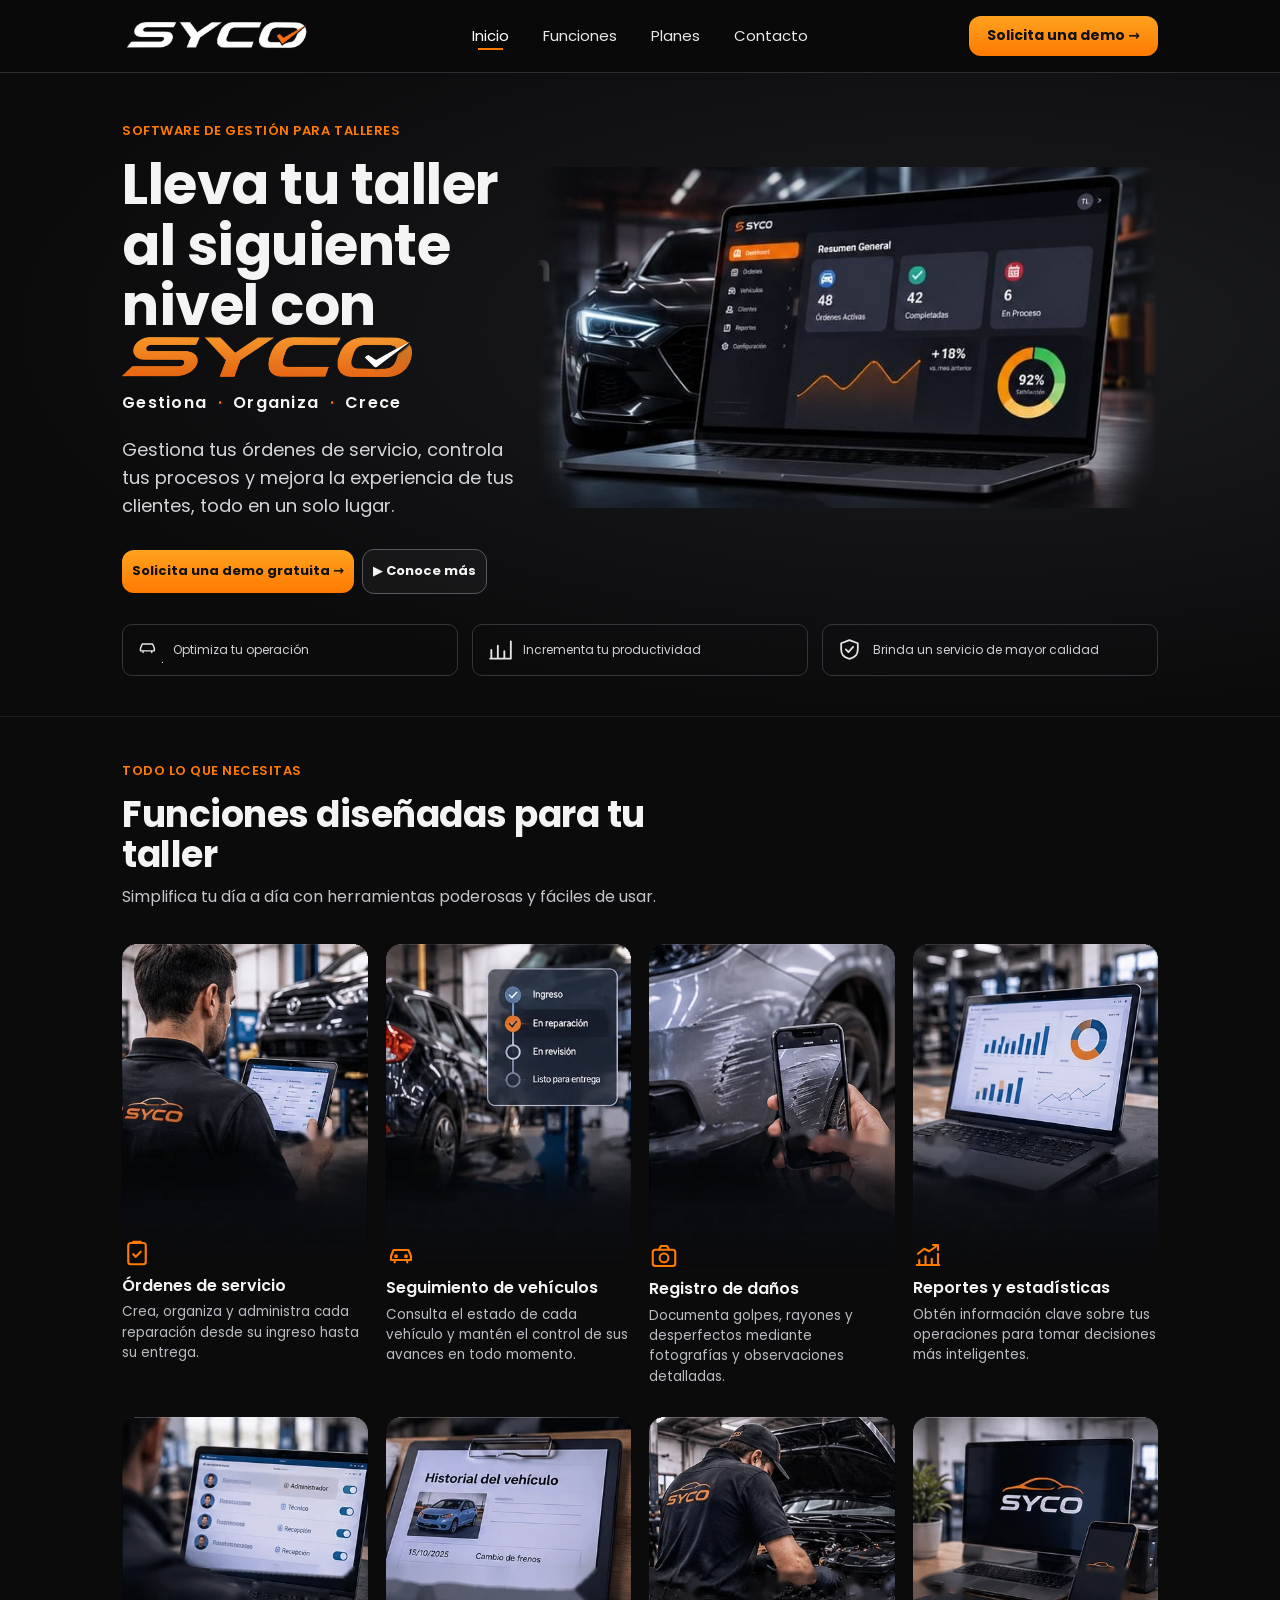
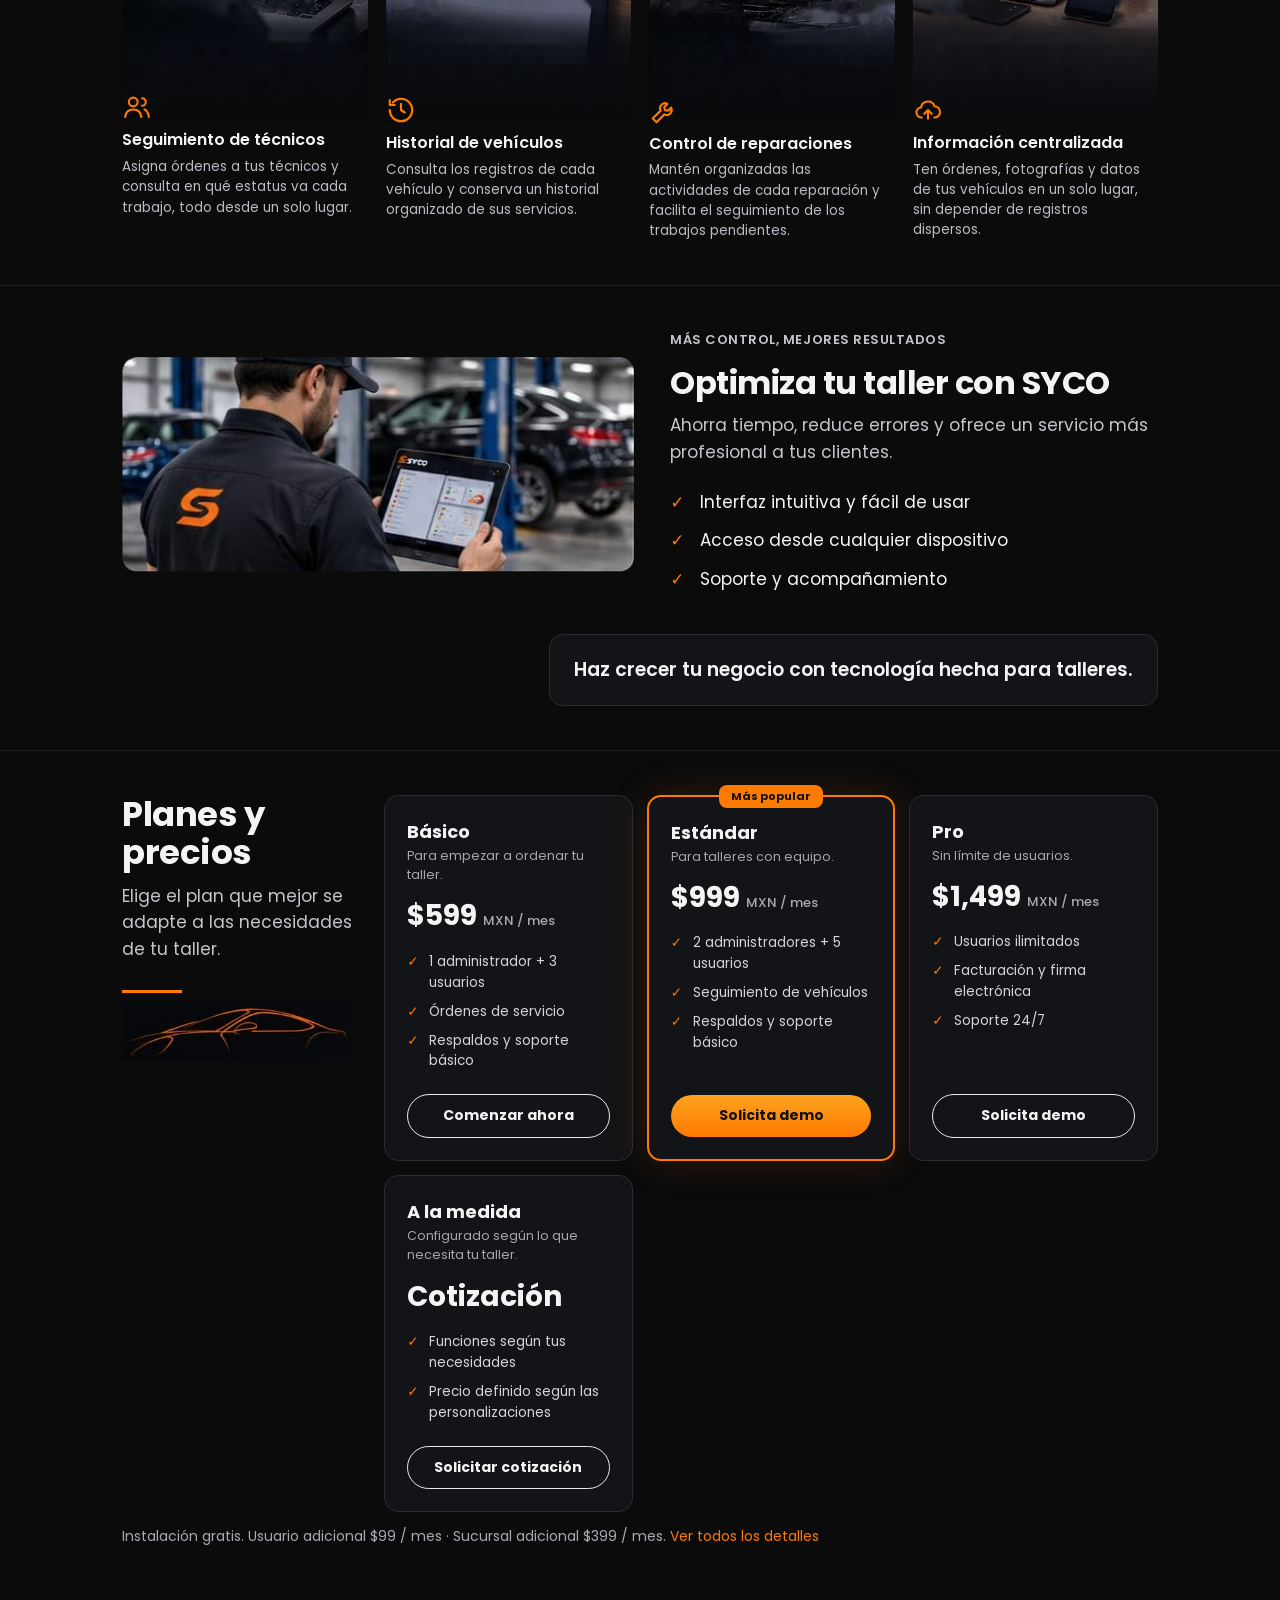
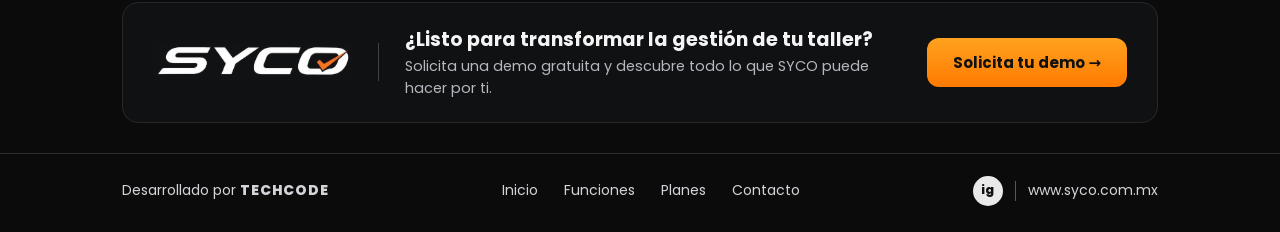
<file: index.html>
<!DOCTYPE html>
<html lang="es"><head><meta charset="utf-8"><meta name="viewport" content="width=device-width, initial-scale=1">
<title>Inicio | SYCO</title><meta name="description" content="SYCO: software de gestión para talleres mecánicos.">
<link rel="icon" type="image/png" href="source/logoS.png" />
<link href="https://fonts.googleapis.com/css2?family=Poppins:wght@400;500;600;700;800&display=swap" rel="stylesheet">
<link rel="stylesheet" href="style.css"><script src="demo.js" defer></script></head><body>
<header><div class="wrap nav"><a href="index.html" class="logo" aria-label="SYCO, inicio"><img src="source/logo-wordmark.jpg" alt="SYCO"></a>
<nav><a href="index.html" class=active>Inicio</a><a href="funciones.html">Funciones</a><a href="planes.html">Planes</a><a href="contacto.html">Contacto</a></nav><a class="btn sm" href="#demoModal" data-demo>Solicita una demo →</a></div></header>
<main><section class="h-hero"><div class="wrap"><div>
<p class="eyebrow">Software de gestión para talleres</p>
<h1>Lleva tu taller al siguiente nivel con <em><img src="source/syco-naranja-palomita-blanca.png" alt="SYCO naranja con palomita blanca"></em></h1>
<p class="slogan">Gestiona <span>·</span> Organiza <span>·</span> Crece</p>
<p class="lead">Gestiona tus órdenes de servicio, controla tus procesos y mejora la experiencia de tus clientes, todo en un solo lugar.</p>
<div class="actions"><a class="btn" href="#demoModal" data-demo>Solicita una demo gratuita →</a><a class="btn ghost" href="funciones.html">▶ Conoce más</a></div>
</div><img class="shot" src="source/hero-laptop.jpg" alt="Panel de SYCO en una laptop frente a un auto" width="715" height="393">
<div class="mini"><div><svg viewBox="0 0 30 30" aria-hidden="true"><path d="M4 16v-3l2-5h12l2 5v3M4 16h16M7 16v2M17 16v2"/><circle cx="40" cy="30" r=".6"/><circle cx="30" cy="30" r=".6"/></svg><span>Optimiza tu operación</span></div><div><svg viewBox="0 0 24 24" aria-hidden="true"><path d="M4 20V12M10 20V8M16 20V13M22 20V4M3 20h19"/></svg><span>Incrementa tu productividad</span></div><div><svg viewBox="0 0 25 25" aria-hidden="true"><path d="M12 3l8 3v6c0 5-3.500 8-8 9-4.500-1-8-4-8-9V6z"/><path d="M8.500 12l2.500 2.500 4.500-5"/></svg><span>Brinda un servicio de mayor calidad</span></div></div>
</div></section>

<section class="band"><div class="wrap"><div class="fn-head"><p class="eyebrow">Todo lo que necesitas</p><h2>Funciones diseñadas para tu taller</h2><p>Simplifica tu día a día con herramientas poderosas y fáciles de usar.</p></div>
<div class="fn-grid4">
<article class="fn"><img src="source/feat-ordenes.jpg" alt="Mecánico revisando órdenes de servicio en una tableta" loading="lazy" width="369" height="492"><svg viewBox="0 0 24 24" aria-hidden="true"><rect x="5" y="4" width="14" height="17" rx="2"/><path d="M9 4V3h6v1M9 13l2 2 4-4"/></svg><h3>Órdenes de servicio</h3><p>Crea, organiza y administra cada reparación desde su ingreso hasta su entrega.</p></article>
<article class="fn"><img src="source/feat-seguimiento.jpg" alt="Estados de un vehículo: ingreso, en reparación, en revisión y listo para entrega" loading="lazy" width="366" height="492"><svg viewBox="0 0 24 24" aria-hidden="true"><path d="M4 16v-3l2-5h12l2 5v3M4 16h16M7 16v2M17 16v2"/><circle cx="8" cy="13" r=".7"/><circle cx="16" cy="13" r=".7"/></svg><h3>Seguimiento de vehículos</h3><p>Consulta el estado de cada vehículo y mantén el control de sus avances en todo momento.</p></article>
<article class="fn"><img src="source/feat-danos.jpg" alt="Foto de un rayón en la carrocería tomada con un celular" loading="lazy" width="365" height="492"><svg viewBox="0 0 24 24" aria-hidden="true"><rect x="3" y="7" width="18" height="13" rx="2"/><circle cx="12" cy="13.500" r="3.500"/><path d="M8 7l1.500-3h5L16 7"/></svg><h3>Registro de daños</h3><p>Documenta golpes, rayones y desperfectos mediante fotografías y observaciones detalladas.</p></article>
<article class="fn"><img src="source/feat-reportes.jpg" alt="Gráficas de desempeño del taller en una laptop" loading="lazy" width="366" height="492"><svg viewBox="0 0 24 24" aria-hidden="true"><path d="M3 20h18M5 20v-4M10 20v-7M15 20v-5M20 20v-9M4 11l5-4 4 2 7-5M16 4h4v4"/></svg><h3>Reportes y estadísticas</h3><p>Obtén información clave sobre tus operaciones para tomar decisiones más inteligentes.</p></article>
<article class="fn"><img src="source/feat-usuarios.jpg" alt="Técnicos con sus órdenes asignadas en una laptop" loading="lazy" width="369" height="465"><svg viewBox="0 0 24 24" aria-hidden="true"><circle cx="9" cy="8" r="3.500"/><path d="M2.500 20c.5-4 3-6 6.500-6s6 2 6.500 6M16 5a3 3 0 010 6M18 14c2 .8 3 2.700 3.500 6"/></svg><h3>Seguimiento de técnicos</h3><p>Asigna órdenes a tus técnicos y consulta en qué estatus va cada trabajo, todo desde un solo lugar.</p></article>
<article class="fn"><img src="source/feat-historial.jpg" alt="Ficha del vehículo en un portapapeles" loading="lazy" width="366" height="465"><svg viewBox="0 0 24 24" aria-hidden="true"><path d="M3 12a9 9 0 109-9 9-9 0 00-6.500 3M3 4v4h4M12 7v5l3 2"/></svg><h3>Historial de vehículos</h3><p>Consulta los registros de cada vehículo y conserva un historial organizado de sus servicios.</p></article>
<article class="fn"><img src="source/feat-reparaciones.jpg" alt="Mecánico trabajando en el motor de un auto" loading="lazy" width="365" height="465"><svg viewBox="0 0 24 24" aria-hidden="true"><path d="M14.700 6.300a4 4 0 00-5.400 5.400L3 18l3 3 6.300-6.300a4 4 0 005.400-5.400l-2.500 2.500-2.500-.5-.5-2.500z"/></svg><h3>Control de reparaciones</h3><p>Mantén organizadas las actividades de cada reparación y facilita el seguimiento de los trabajos pendientes.</p></article>
<article class="fn"><img src="source/feat-centralizada.jpg" alt="SYCO en computadora y celular" loading="lazy" width="366" height="465"><svg viewBox="0 0 24 24" aria-hidden="true"><path d="M7 18a4 4 0 01-.5-8 5.500 5.500 0 0110.700-1A4.500 4.500 0 0117 18M12 12v7M9 15l3-3 3 3"/></svg><h3>Información centralizada</h3><p>Ten órdenes, fotografías y datos de tus vehículos en un solo lugar, sin depender de registros dispersos.</p></article>
</div></div></section>

<section class="band"><div class="wrap opt"><img class="m" src="source/mecanico.jpg" alt="Mecánico usando SYCO en una tableta" width="499" height="209">
<div><p class="eyebrow">Más control, mejores resultados</p><h2>Optimiza tu taller con SYCO</h2><p>Ahorra tiempo, reduce errores y ofrece un servicio más profesional a tus clientes.</p>
<ul class="chk"><li>Interfaz intuitiva y fácil de usar</li><li>Acceso desde cualquier dispositivo</li><li>Soporte y acompañamiento</li></ul></div>
<div class="grow" style="grid-column:1/-1;justify-items:end"><div>Haz crecer tu negocio con tecnología hecha para talleres.</div></div></div></section>

<section class="band"><div class="wrap pr"><div><h2>Planes y precios</h2><p>Elige el plan que mejor se adapte a las necesidades de tu taller.</p><hr><img src="source/auto-linea.jpg" alt="" width="330" height="85"></div>
<div class="cards">
<div class="pc"><h3>Básico</h3><small class="d">Para empezar a ordenar tu taller.</small><div class="pp">$599 <small>MXN / mes</small></div><ul><li>1 administrador + 3 usuarios</li><li>Órdenes de servicio</li><li>Respaldos y soporte básico</li></ul><a class="btn ghost" href="contacto.html">Comenzar ahora</a></div>
<div class="pc hot"><span class="badge">Más popular</span><h3>Estándar</h3><small class="d">Para talleres con equipo.</small><div class="pp">$999 <small>MXN / mes</small></div><ul><li>2 administradores + 5 usuarios</li><li>Seguimiento de vehículos</li><li>Respaldos y soporte básico</li></ul><a class="btn" href="#demoModal" data-demo>Solicita demo</a></div>
<div class="pc"><h3>Pro</h3><small class="d">Sin límite de usuarios.</small><div class="pp">$1,499 <small>MXN / mes</small></div><ul><li>Usuarios ilimitados</li><li>Facturación y firma electrónica</li><li>Soporte 24/7</li></ul><a class="btn ghost" href="#demoModal" data-demo>Solicita demo</a></div>
<div class="pc"><h3>A la medida</h3><small class="d">Configurado según lo que necesita tu taller.</small><div class="pp">Cotización</div><ul><li>Funciones según tus necesidades</li><li>Precio definido según las personalizaciones</li></ul><a class="btn ghost" href="contacto.html">Solicitar cotización</a></div>
</div></div>
<div class="wrap" style="margin-top:14px"><p style="color:#a7aab1;font-size:14px">Instalación gratis. Usuario adicional $99 / mes · Sucursal adicional $399 / mes. <a href="planes.html" style="color:var(--o)">Ver todos los detalles</a></p></div></section>

<section style="padding:10px 0 0"><div class="wrap"><div class="cta2"><img src="source/logo-wordmark.jpg" alt="SYCO"><div><h3>¿Listo para transformar la gestión de tu taller?</h3><p>Solicita una demo gratuita y descubre todo lo que SYCO puede hacer por ti.</p></div><a class="btn" href="#demoModal" data-demo>Solicita tu demo →</a></div></div></section></main>
<div class="modal" id="demoModal" aria-hidden="true">
  <div class="modal__box" role="dialog" aria-modal="true" aria-labelledby="demoTitle" tabindex="-1">
    <button class="modal__close" type="button" aria-label="Cerrar">&times;</button>
    <h2 id="demoTitle">Solicita tu demo de SYCO</h2>
    <p>Déjanos tus datos y te contactamos para mostrarte lo que puede hacer SYCO por tu taller.</p>
    <form id="demoForm" data-demo-form>
      <input type="text" name="nombre" placeholder="Tu nombre" aria-label="Tu nombre" required>
      <input type="text" name="taller" placeholder="Nombre del taller" aria-label="Nombre del taller" required>
      <input type="tel" name="telefono" placeholder="Teléfono / WhatsApp" aria-label="Teléfono / WhatsApp" required>
      <input type="email" name="email" placeholder="Correo electrónico (opcional)" aria-label="Correo electrónico">
      <select name="plan" aria-label="Plan de interés (opcional)">
        <option value="">Plan de interés (opcional)</option>
        <option>Básico</option>
        <option>Estándar</option>
        <option>Pro</option>
        <option>Personalizado</option>
      </select>
      <textarea name="mensaje" rows="3" placeholder="¿Algo que quieras contarnos? (opcional)" aria-label="Mensaje opcional"></textarea>
      <button type="submit" class="btn-demo">Continuar por WhatsApp</button>
    </form>
  </div>
</div>
<footer><div class="wrap fgrid"><span>Desarrollado por <span class="tc">TECHCODE</span></span>
<nav><a href="index.html" class=active>Inicio</a><a href="funciones.html">Funciones</a><a href="planes.html">Planes</a><a href="contacto.html">Contacto</a></nav>
<div class="footer-site"><a href="https://www.instagram.com/syco.mx/" aria-label="Instagram" target="_blank" rel="noopener noreferrer">ig</a><span class="footer-separator" aria-hidden="true"></span><span>www.syco.com.mx</span></div></div></footer></body></html>
</file>
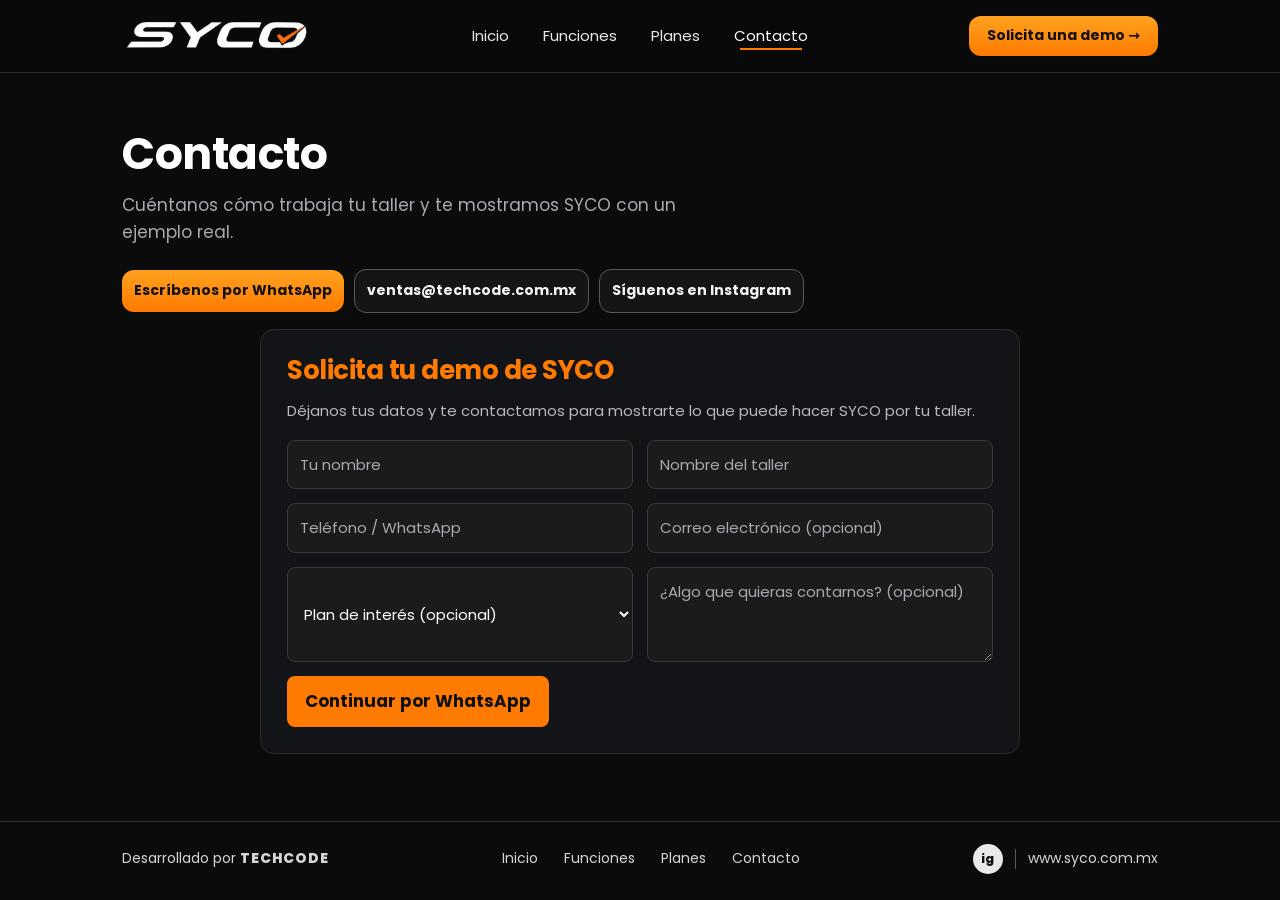
<file: contacto.html>
<!DOCTYPE html>
<html lang="es"><head><meta charset="utf-8"><meta name="viewport" content="width=device-width, initial-scale=1">
<title>Contacto | SYCO</title><meta name="description" content="SYCO: software de gestión para talleres mecánicos.">
<link rel="icon" type="image/png" href="source/logoS.png" />
<link href="https://fonts.googleapis.com/css2?family=Poppins:wght@400;500;600;700;800&display=swap" rel="stylesheet">
<link rel="stylesheet" href="style.css"><script src="demo.js" defer></script></head><body>
<header><div class="wrap nav"><a href="index.html" class="logo" aria-label="SYCO, inicio"><img src="source/logo-wordmark.jpg" alt="SYCO"></a>
<nav><a href="index.html">Inicio</a><a href="funciones.html">Funciones</a><a href="planes.html">Planes</a><a href="contacto.html" class=active>Contacto</a></nav><a class="btn sm" href="#contactDemoForm">Solicita una demo →</a></div></header>
<main><section class="page-head"><div class="wrap"><h1 class="metal">Contacto</h1>
<p>Cuéntanos cómo trabaja tu taller y te mostramos SYCO con un ejemplo real.</p>
<div class="contact-list"><div><a class="btn" href="https://wa.me/524442529506?text=Hola%2C%20quiero%20informaci%C3%B3n%20de%20SYCO">Escríbenos por WhatsApp</a></div>
<!-- CAMBIA el correo -->
<div><a class="btn ghost" href="mailto:ventas@techcode.com.mx">ventas@techcode.com.mx</a></div>
<div><a class="btn ghost" href="https://www.instagram.com/syco.mx/" aria-label="Instagram" target="_blank" rel="noopener noreferrer">Síguenos en Instagram</a></div></div></div></section>
<section class="contact-demo"><div class="wrap"><form class="contact-form" id="contactDemoForm" data-demo-form>
    <h2>Solicita tu demo de SYCO</h2>
    <p>Déjanos tus datos y te contactamos para mostrarte lo que puede hacer SYCO por tu taller.</p>
      <input type="text" name="nombre" placeholder="Tu nombre" aria-label="Tu nombre" required>
      <input type="text" name="taller" placeholder="Nombre del taller" aria-label="Nombre del taller" required>
      <input type="tel" name="telefono" placeholder="Teléfono / WhatsApp" aria-label="Teléfono / WhatsApp" required>
      <input type="email" name="email" placeholder="Correo electrónico (opcional)" aria-label="Correo electrónico">
      <select name="plan" aria-label="Plan de interés (opcional)">
        <option value="">Plan de interés (opcional)</option>
        <option>Básico</option>
        <option>Estándar</option>
        <option>Pro</option>
        <option>Personalizado</option>
      </select>
      <textarea name="mensaje" rows="3" placeholder="¿Algo que quieras contarnos? (opcional)" aria-label="Mensaje opcional"></textarea>
      <button type="submit" class="btn-demo">Continuar por WhatsApp</button>
  </form></div></section></main>
<footer><div class="wrap fgrid"><span>Desarrollado por <span class="tc">TECHCODE</span></span>
<nav><a href="index.html">Inicio</a><a href="funciones.html">Funciones</a><a href="planes.html">Planes</a><a href="contacto.html" class=active>Contacto</a></nav>
<div class="footer-site"><a href="https://www.instagram.com/syco.mx/" aria-label="Instagram" target="_blank" rel="noopener noreferrer">ig</a><span class="footer-separator" aria-hidden="true"></span><span>www.syco.com.mx</span></div></div></footer></body></html>
</file>
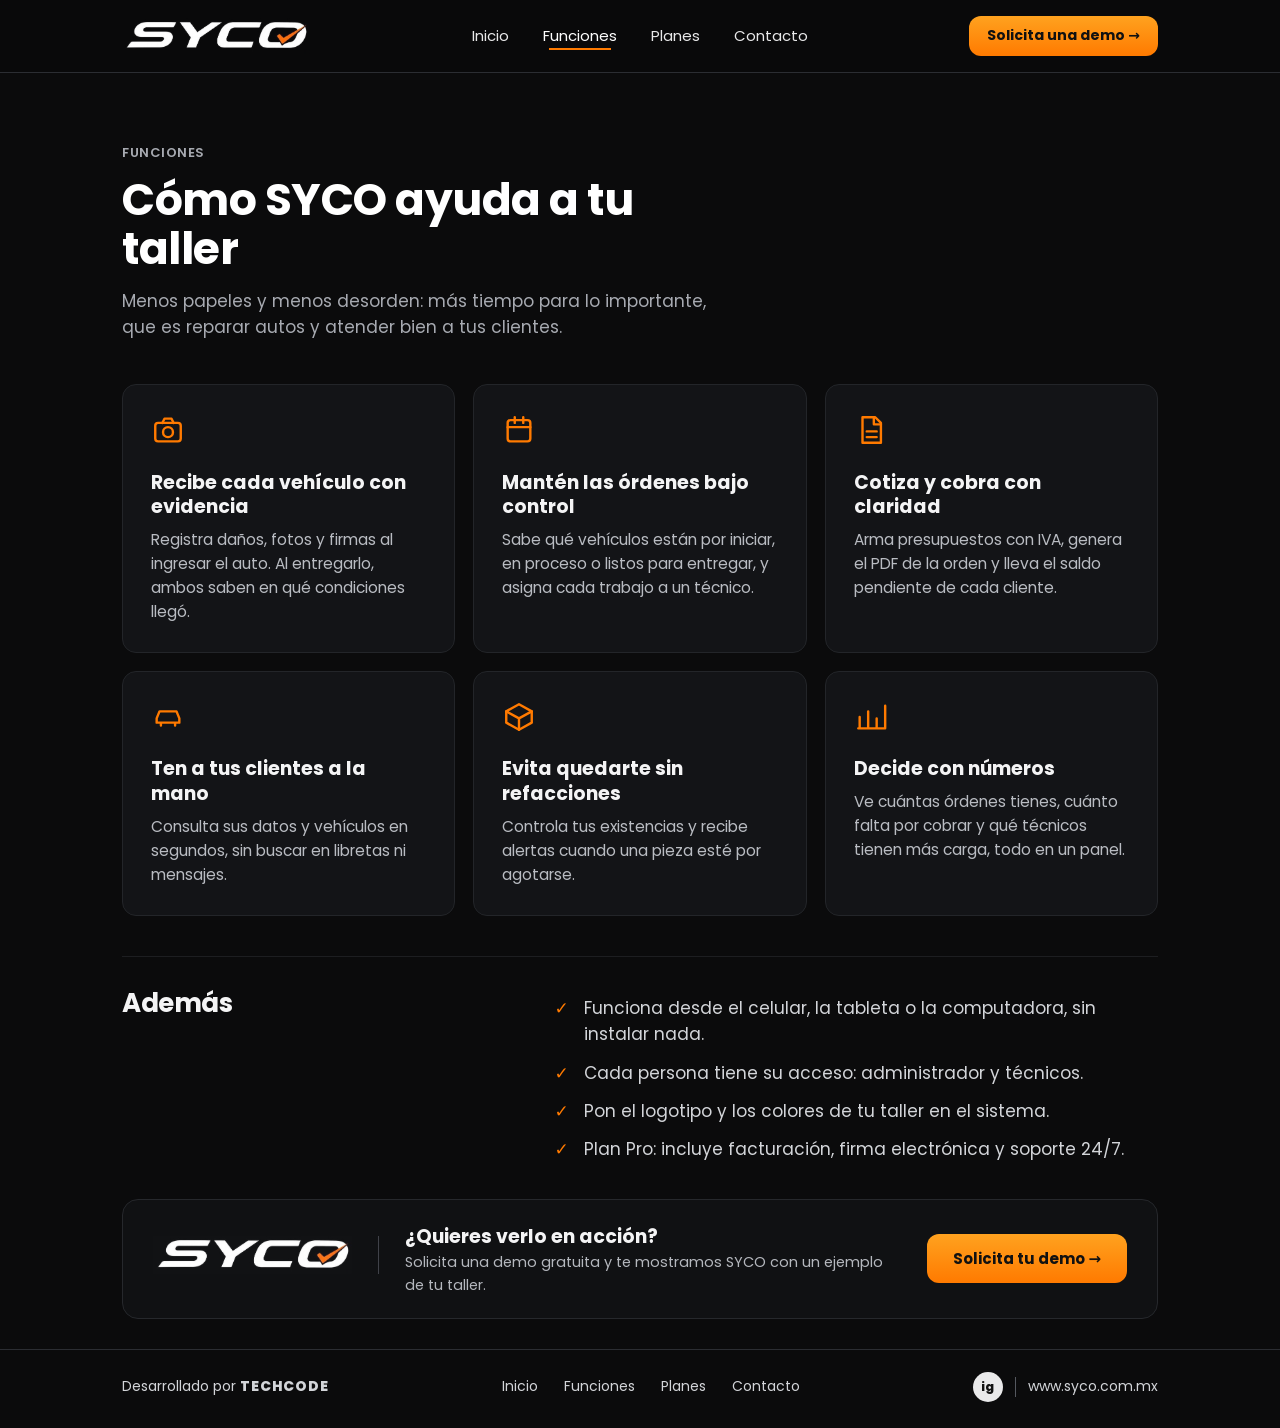
<file: funciones.html>
<!DOCTYPE html>
<html lang="es"><head><meta charset="utf-8"><meta name="viewport" content="width=device-width, initial-scale=1">
<title>Funciones | SYCO</title><meta name="description" content="SYCO: software de gestión para talleres mecánicos.">
<link rel="icon" type="image/png" href="source/logoS.png" />
<link href="https://fonts.googleapis.com/css2?family=Poppins:wght@400;500;600;700;800&display=swap" rel="stylesheet">
<link rel="stylesheet" href="style.css"><script src="demo.js" defer></script></head><body>
<header><div class="wrap nav"><a href="index.html" class="logo" aria-label="SYCO, inicio"><img src="source/logo-wordmark.jpg" alt="SYCO"></a>
<nav><a href="index.html">Inicio</a><a href="funciones.html" class=active>Funciones</a><a href="planes.html">Planes</a><a href="contacto.html">Contacto</a></nav><a class="btn sm" href="#demoModal" data-demo>Solicita una demo →</a></div></header>
<main><section class="page-head"><div class="wrap"><p class="eyebrow">Funciones</p><h1>Cómo SYCO ayuda a tu taller</h1>
<p>Menos papeles y menos desorden: más tiempo para lo importante, que es reparar autos y atender bien a tus clientes.</p></div></section>
<section style="padding:36px 0 20px"><div class="wrap"><div class="bens"><div class="ben"><svg viewBox="0 0 24 24" aria-hidden="true"><rect x="3" y="7" width="18" height="13" rx="2"/><circle cx="12" cy="13.500" r="3.500"/><path d="M8 7l1.500-3h5L16 7"/></svg><h3>Recibe cada vehículo con evidencia</h3><p>Registra daños, fotos y firmas al ingresar el auto. Al entregarlo, ambos saben en qué condiciones llegó.</p></div><div class="ben"><svg viewBox="0 0 24 24" aria-hidden="true"><rect x="4" y="5" width="16" height="15" rx="2"/><path d="M4 10h16M9 3v4M15 3v4"/></svg><h3>Mantén las órdenes bajo control</h3><p>Sabe qué vehículos están por iniciar, en proceso o listos para entregar, y asigna cada trabajo a un técnico.</p></div><div class="ben"><svg viewBox="0 0 24 24" aria-hidden="true"><path d="M6 3h9l4 4v14H6z"/><path d="M14 3v5h5M9 13h7M9 17h7"/></svg><h3>Cotiza y cobra con claridad</h3><p>Arma presupuestos con IVA, genera el PDF de la orden y lleva el saldo pendiente de cada cliente.</p></div><div class="ben"><svg viewBox="0 0 24 24" aria-hidden="true"><path d="M4 16v-3l2-5h12l2 5v3M4 16h16M7 16v2M17 16v2"/></svg><h3>Ten a tus clientes a la mano</h3><p>Consulta sus datos y vehículos en segundos, sin buscar en libretas ni mensajes.</p></div><div class="ben"><svg viewBox="0 0 24 24" aria-hidden="true"><path d="M3 8l9-5 9 5v8l-9 5-9-5z"/><path d="M3 8l9 5 9-5M12 13v8"/></svg><h3>Evita quedarte sin refacciones</h3><p>Controla tus existencias y recibe alertas cuando una pieza esté por agotarse.</p></div><div class="ben"><svg viewBox="0 0 24 24" aria-hidden="true"><path d="M4 20V12M10 20V8M16 20V13M22 20V4M3 20h19"/></svg><h3>Decide con números</h3><p>Ve cuántas órdenes tienes, cuánto falta por cobrar y qué técnicos tienen más carga, todo en un panel.</p></div></div></div></section>
<section style="padding:20px 0"><div class="wrap"><div class="also"><h2>Además</h2><ul class="chk">
<li>Funciona desde el celular, la tableta o la computadora, sin instalar nada.</li>
<li>Cada persona tiene su acceso: administrador y técnicos.</li>
<li>Pon el logotipo y los colores de tu taller en el sistema.</li>
<li>Plan Pro: incluye facturación, firma electrónica y soporte 24/7.</li></ul></div></div></section>
<section style="padding:10px 0 0"><div class="wrap"><div class="cta2"><a href="index.html" aria-label="SYCO, ir al inicio"><img src="source/logo-wordmark.jpg" alt="SYCO"></a><div><h3>¿Quieres verlo en acción?</h3><p>Solicita una demo gratuita y te mostramos SYCO con un ejemplo de tu taller.</p></div><a class="btn" href="#demoModal" data-demo>Solicita tu demo →</a></div></div></section></main>
<div class="modal" id="demoModal" aria-hidden="true">
  <div class="modal__box" role="dialog" aria-modal="true" aria-labelledby="demoTitle" tabindex="-1">
    <button class="modal__close" type="button" aria-label="Cerrar">&times;</button>
    <h2 id="demoTitle">Solicita tu demo de SYCO</h2>
    <p>Déjanos tus datos y te contactamos para mostrarte lo que puede hacer SYCO por tu taller.</p>
    <form id="demoForm" data-demo-form>
      <input type="text" name="nombre" placeholder="Tu nombre" aria-label="Tu nombre" required>
      <input type="text" name="taller" placeholder="Nombre del taller" aria-label="Nombre del taller" required>
      <input type="tel" name="telefono" placeholder="Teléfono / WhatsApp" aria-label="Teléfono / WhatsApp" required>
      <input type="email" name="email" placeholder="Correo electrónico (opcional)" aria-label="Correo electrónico">
      <select name="plan" aria-label="Plan de interés (opcional)">
        <option value="">Plan de interés (opcional)</option>
        <option>Básico</option>
        <option>Estándar</option>
        <option>Pro</option>
        <option>Personalizado</option>
      </select>
      <textarea name="mensaje" rows="3" placeholder="¿Algo que quieras contarnos? (opcional)" aria-label="Mensaje opcional"></textarea>
      <button type="submit" class="btn-demo">Continuar por WhatsApp</button>
    </form>
  </div>
</div>
<footer><div class="wrap fgrid"><span>Desarrollado por <span class="tc">TECHCODE</span></span>
<nav><a href="index.html">Inicio</a><a href="funciones.html" class=active>Funciones</a><a href="planes.html">Planes</a><a href="contacto.html">Contacto</a></nav>
<div class="footer-site"><a href="https://www.instagram.com/syco.mx/" aria-label="Instagram" target="_blank" rel="noopener noreferrer">ig</a><span class="footer-separator" aria-hidden="true"></span><span>www.syco.com.mx</span></div></div></footer></body></html>
</file>
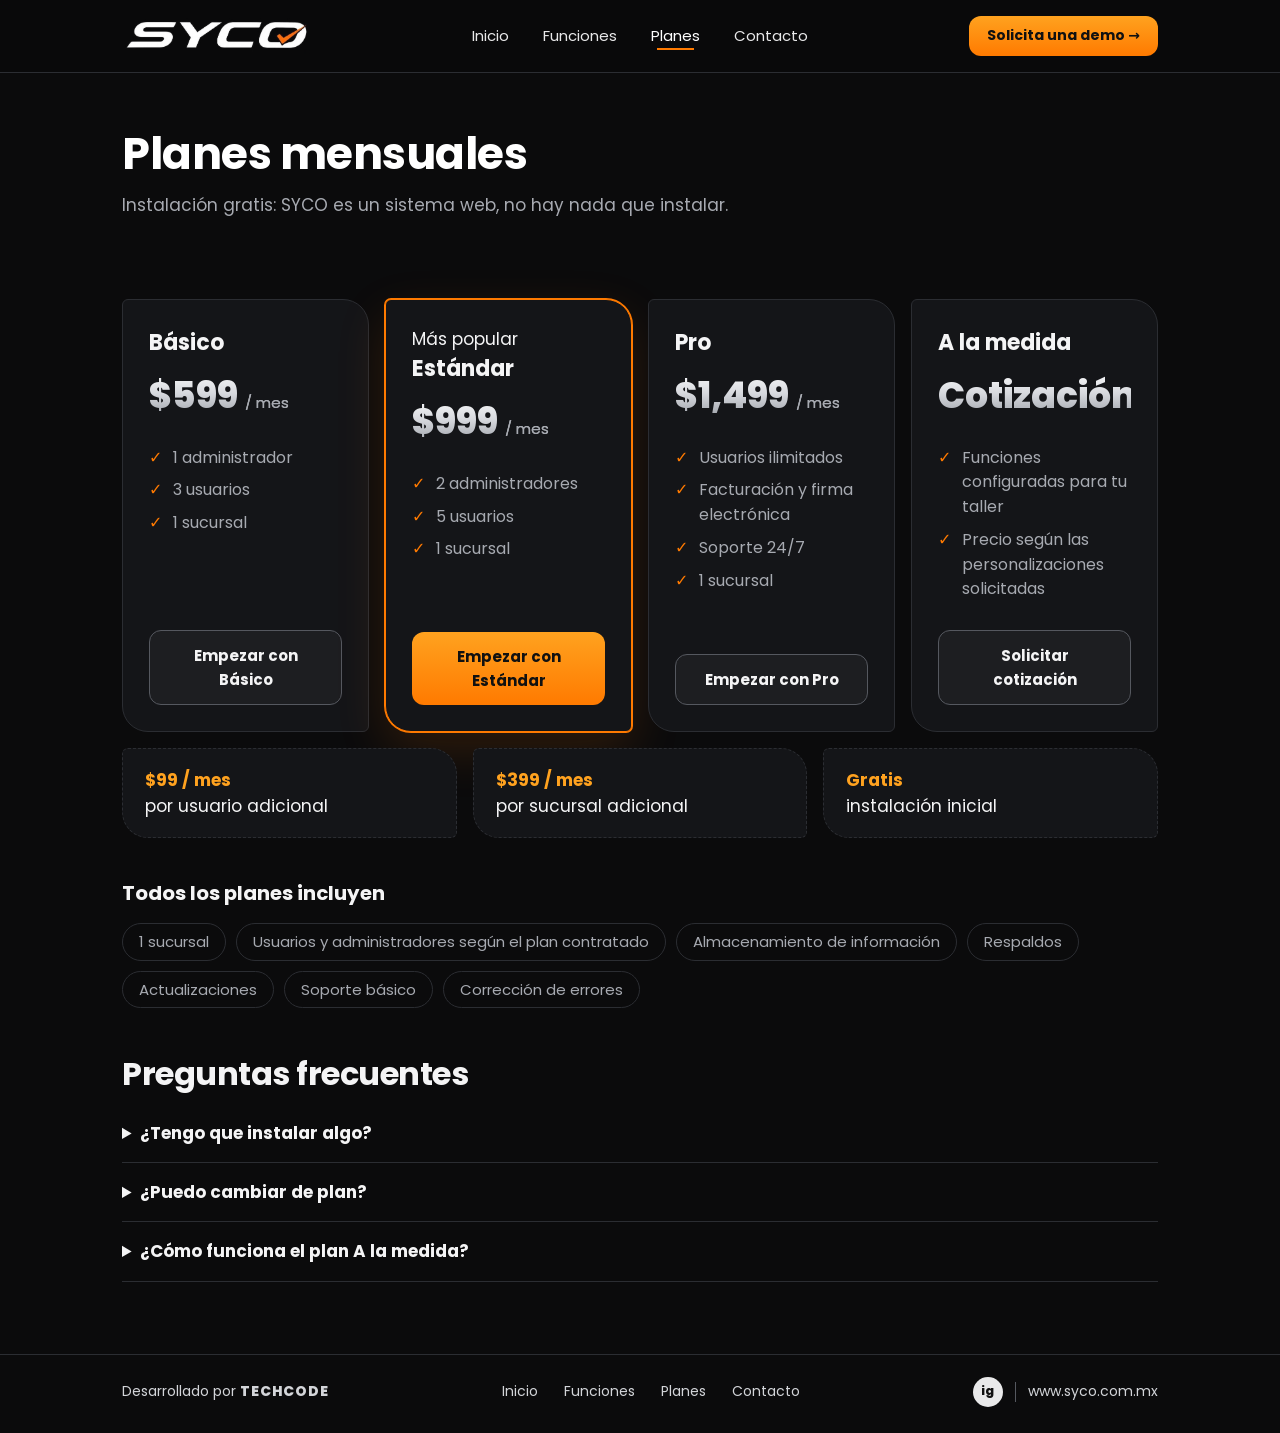
<file: planes.html>
<!DOCTYPE html>
<html lang="es"><head><meta charset="utf-8"><meta name="viewport" content="width=device-width, initial-scale=1">
<title>Planes | SYCO</title><meta name="description" content="SYCO: software de gestión para talleres mecánicos.">
<link rel="icon" type="image/png" href="source/logoS.png" />
<link href="https://fonts.googleapis.com/css2?family=Poppins:wght@400;500;600;700;800&display=swap" rel="stylesheet">
<link rel="stylesheet" href="style.css"><script src="demo.js" defer></script></head><body>
<header><div class="wrap nav"><a href="index.html" class="logo" aria-label="SYCO, inicio"><img src="source/logo-wordmark.jpg" alt="SYCO"></a>
<nav><a href="index.html">Inicio</a><a href="funciones.html">Funciones</a><a href="planes.html" class=active>Planes</a><a href="contacto.html">Contacto</a></nav><a class="btn sm" href="#demoModal" data-demo>Solicita una demo →</a></div></header>
<main><section class="page-head"><div class="wrap"><h1 class="metal">Planes mensuales</h1>
<p>Instalación gratis: SYCO es un sistema web, no hay nada que instalar.</p></div></section>
<section><div class="wrap"><div class="plans">
<div class="plan"><h3>Básico</h3><div class="price">$599 <small>/ mes</small></div><ul><li>1 administrador</li><li>3 usuarios</li><li>1 sucursal</li></ul><a class="btn ghost" href="contacto.html">Empezar con Básico</a></div>
<div class="plan hot"><span class="badge">Más popular</span><h3>Estándar</h3><div class="price">$999 <small>/ mes</small></div><ul><li>2 administradores</li><li>5 usuarios</li><li>1 sucursal</li></ul><a class="btn" href="contacto.html">Empezar con Estándar</a></div>
<div class="plan"><h3>Pro</h3><div class="price">$1,499 <small>/ mes</small></div><ul><li>Usuarios ilimitados</li><li>Facturación y firma electrónica</li><li>Soporte 24/7</li><li>1 sucursal</li></ul><a class="btn ghost" href="contacto.html">Empezar con Pro</a></div>
<div class="plan"><h3>A la medida</h3><div class="price">Cotización</div><ul><li>Funciones configuradas para tu taller</li><li>Precio según las personalizaciones solicitadas</li></ul><a class="btn ghost" href="contacto.html">Solicitar cotización</a></div></div>
<div class="extras"><div><strong>$99 / mes</strong><br>por usuario adicional</div><div><strong>$399 / mes</strong><br>por sucursal adicional</div><div><strong>Gratis</strong><br>instalación inicial</div></div>
<div class="incl"><h3>Todos los planes incluyen</h3><ul><li>1 sucursal</li><li>Usuarios y administradores según el plan contratado</li><li>Almacenamiento de información</li><li>Respaldos</li><li>Actualizaciones</li><li>Soporte básico</li><li>Corrección de errores</li></ul></div>
<div class="faq" style="margin-top:48px"><h2>Preguntas frecuentes</h2>
<details><summary>¿Tengo que instalar algo?</summary><p>No. SYCO funciona desde el navegador, en celular o computadora.</p></details>
<details><summary>¿Puedo cambiar de plan?</summary><p>Sí. Puedes agregar usuarios o sucursales cuando tu taller crezca.</p></details>
<details><summary>¿Cómo funciona el plan A la medida?</summary><p>Cuéntanos qué necesita tu taller y te enviaremos una cotización según las funciones y personalizaciones solicitadas.</p></details></div>
</div></section></main>
<div class="modal" id="demoModal" aria-hidden="true">
  <div class="modal__box" role="dialog" aria-modal="true" aria-labelledby="demoTitle" tabindex="-1">
    <button class="modal__close" type="button" aria-label="Cerrar">&times;</button>
    <h2 id="demoTitle">Solicita tu demo de SYCO</h2>
    <p>Déjanos tus datos y te contactamos para mostrarte lo que puede hacer SYCO por tu taller.</p>
    <form id="demoForm" data-demo-form>
      <input type="text" name="nombre" placeholder="Tu nombre" aria-label="Tu nombre" required>
      <input type="text" name="taller" placeholder="Nombre del taller" aria-label="Nombre del taller" required>
      <input type="tel" name="telefono" placeholder="Teléfono / WhatsApp" aria-label="Teléfono / WhatsApp" required>
      <input type="email" name="email" placeholder="Correo electrónico (opcional)" aria-label="Correo electrónico">
      <select name="plan" aria-label="Plan de interés (opcional)">
        <option value="">Plan de interés (opcional)</option>
        <option>Básico</option>
        <option>Estándar</option>
        <option>Pro</option>
        <option>Personalizado</option>
      </select>
      <textarea name="mensaje" rows="3" placeholder="¿Algo que quieras contarnos? (opcional)" aria-label="Mensaje opcional"></textarea>
      <button type="submit" class="btn-demo">Continuar por WhatsApp</button>
    </form>
  </div>
</div>
<footer><div class="wrap fgrid"><span>Desarrollado por <span class="tc">TECHCODE</span></span>
<nav><a href="index.html">Inicio</a><a href="funciones.html">Funciones</a><a href="planes.html" class=active>Planes</a><a href="contacto.html">Contacto</a></nav>
<div class="footer-site"><a href="https://www.instagram.com/syco.mx/" aria-label="Instagram" target="_blank" rel="noopener noreferrer">ig</a><span class="footer-separator" aria-hidden="true"></span><span>www.syco.com.mx</span></div></div></footer></body></html>
</file>
<file: style.css>
:root{--bg:#09090a;--panel:#141518;--line:#2b2d32;--text:#f4f4f5;--muted:#a7aab1;--o:#ff7a00;--o2:#ffa21f;--od:#e66c00;
--metal:linear-gradient(180deg,#fff 0%,#d7d9de 45%,#8f939b 100%);--fire:linear-gradient(100deg,#fff 0%,#c9ccd2 35%,#ff9a1f 70%,#ff6a00 100%)}
*{box-sizing:border-box;margin:0}
html{scroll-behavior:smooth}
body{font-family:'Saira',system-ui,-apple-system,'Segoe UI',Roboto,sans-serif;background:var(--bg);color:var(--text);line-height:1.55;font-size:17px;position:relative;overflow-x:hidden;
background-image:radial-gradient(ellipse at 50% -10%,#24262b 0,transparent 60%)}
/* franjas diagonales como en el logo */
body::before,body::after{content:"";position:fixed;z-index:0;pointer-events:none;width:5px;height:520px;background:var(--o);transform:rotate(38deg);opacity:.85;box-shadow:22px 0 0 -1px #1d1e22,40px 0 0 -2px var(--o)}
body::before{left:-8px;top:-170px}
body::after{right:-8px;bottom:-170px}
header,main,footer{position:relative;z-index:1}
a{color:inherit;text-decoration:none}
:focus-visible{outline:2px solid var(--o);outline-offset:3px}
.wrap{max-width:1080px;margin:0 auto;padding:0 22px}
section{padding:72px 0}
header{position:sticky;top:0;z-index:10;background:rgba(9,9,10,.9);backdrop-filter:blur(8px);border-bottom:1px solid var(--line)}
.nav{display:flex;align-items:center;justify-content:space-between;height:64px}
.logo{display:flex;align-items:center;gap:10px;font-family:'Michroma','Saira',sans-serif;font-style:italic;font-size:20px;letter-spacing:1px;background:var(--metal);-webkit-background-clip:text;background-clip:text;color:transparent}
.logo img{border-radius:50%;border:2px solid var(--o)}
.nav nav{display:flex;gap:22px;align-items:center;font-size:15px;color:var(--muted)}
.nav nav a:hover,.nav nav a.active{color:var(--o)}
.btn{display:inline-block;background:linear-gradient(180deg,var(--o2),var(--o));color:#111;font-weight:700;padding:13px 28px;border-radius:999px;box-shadow:0 6px 22px rgba(255,122,0,.28);transition:transform .15s,box-shadow .15s}
.btn:hover{transform:translateY(-1px);box-shadow:0 10px 28px rgba(255,122,0,.4)}
.btn.ghost{background:transparent;color:var(--text);border:1px solid #484b52;box-shadow:none}
.btn.ghost:hover{border-color:var(--o);color:var(--o)}
.btn.sm{padding:8px 18px;font-size:15px}
/* tipografía */
h1,h2{font-family:'Michroma','Saira',sans-serif;font-style:italic;font-weight:400;line-height:1.12;text-transform:uppercase}
h1{font-size:clamp(28px,5vw,50px)}
h2{font-size:clamp(22px,3.4vw,32px);margin-bottom:12px}
.metal{background:var(--fire);-webkit-background-clip:text;background-clip:text;color:transparent}
.px{display:grid;grid-template-columns:repeat(3,10px);gap:3px;margin-bottom:18px;transform:skewX(-20deg)}
.px i{width:10px;height:10px;background:var(--o)}.px i:nth-child(2),.px i:nth-child(4),.px i:nth-child(6){background:transparent}
.lead{color:var(--muted);margin:20px 0 30px;max-width:46ch;font-size:19px}
.sub{color:var(--muted);max-width:56ch;margin-bottom:36px}
.tagline{letter-spacing:.28em;font-size:13px;color:var(--muted);margin-top:22px}
.actions{display:flex;gap:8px;flex-wrap:nowrap;align-items:center;justify-content:flex-start}
.note{margin-top:16px;color:var(--muted);font-size:15px}
.hero{padding-top:64px}
.hero .wrap{display:grid;grid-template-columns:1.1fr .9fr;gap:48px;align-items:center}
.phone{justify-self:center;max-width:290px;border:3px solid #34363c;border-radius:30px;overflow:hidden;box-shadow:0 0 0 1px var(--o),0 24px 70px rgba(255,122,0,.22)}
.phone img{display:block;width:100%;height:auto}
.brand{padding:24px 0}
.brand img{width:100%;height:auto;border-radius:6px 36px 6px 36px;border:1px solid var(--line);display:block}
.page-head{padding:56px 0 8px}
.page-head p{color:var(--muted);max-width:56ch;margin-top:14px}
/* tarjetas con esquinas asimétricas */
.card,.plan,.extras div,.steps div.s{background:var(--panel);border:1px solid var(--line);border-radius:6px 26px 6px 26px;padding:26px}
.two{display:grid;grid-template-columns:repeat(auto-fit,minmax(300px,1fr));gap:20px}
.card h3{margin-bottom:10px;color:var(--o2);font-size:20px}
.card ul{list-style:none;padding:0;color:var(--muted);font-size:16px}
.card li,.plan li{padding:4px 0 4px 24px;position:relative}
.card li::before,.plan li::before{content:"✓";position:absolute;left:0;color:var(--o);font-weight:700}
.steps{display:grid;grid-template-columns:repeat(auto-fit,minmax(220px,1fr));gap:24px;counter-reset:s}
.steps div{counter-increment:s;padding-top:14px;border-top:3px solid var(--o)}
.steps div::before{content:counter(s);font-family:'Michroma',sans-serif;font-style:italic;font-size:28px;color:var(--o)}
.steps h3{font-size:19px;margin:6px 0 2px}.steps p{color:var(--muted);font-size:16px}
.plans{display:grid;grid-template-columns:repeat(auto-fit,minmax(230px,1fr));gap:16px}
.plan{display:flex;flex-direction:column}
.plan.hot{border-color:var(--o);box-shadow:0 0 0 1px var(--o),0 18px 50px rgba(255,122,0,.15)}
.plan h3{font-size:22px}
.price{font-size:36px;font-weight:800;margin:8px 0 2px;background:var(--metal);-webkit-background-clip:text;background-clip:text;color:transparent}
.price small{font-size:15px;font-weight:400;color:var(--muted);-webkit-text-fill-color:var(--muted)}
.plan ul{list-style:none;padding:0;margin:16px 0 24px;color:var(--muted);font-size:16px;flex:1}
.plan .btn{text-align:center}
.extras{display:grid;grid-template-columns:repeat(auto-fit,minmax(230px,1fr));gap:16px;margin-top:16px}
.extras div{border-style:dashed;padding:18px 22px}.extras strong{color:var(--o2)}
.incl{margin-top:40px}.incl ul{list-style:none;padding:0;display:flex;flex-wrap:wrap;gap:10px;margin-top:14px}
.incl li{border:1px solid var(--line);border-radius:999px;padding:6px 16px;font-size:15px;color:var(--muted)}
.faq details{border-bottom:1px solid var(--line);padding:16px 0}.faq summary{cursor:pointer;font-weight:700}.faq p{color:var(--muted);margin-top:8px}
.cta{background:linear-gradient(180deg,transparent,#141518);border-top:1px solid var(--line);text-align:center}
.cta p{color:var(--muted);margin:0 auto 26px;max-width:50ch}
.contact-list{display:flex;flex-wrap:wrap;align-items:center;gap:10px;margin-top:24px}
.contact-list .btn{padding:10px 12px;font-size:14px;white-space:nowrap}
.contact-demo{padding:8px 0 64px}
.contact-form{display:grid;grid-template-columns:repeat(2,minmax(0,1fr));gap:14px;max-width:760px;margin:0 auto;padding:26px;background:#131417;border:1px solid #2a2c31;border-radius:14px;scroll-margin-top:100px}
.contact-form h2,.contact-form>p,.contact-form .btn-demo{grid-column:1/-1}
.contact-form h2{margin:0;color:var(--o);font-size:26px}
.contact-form>p{margin:0 0 4px;color:#b5b8be;font-size:15px}
.contact-form input,.contact-form select,.contact-form textarea{width:100%;min-width:0;padding:12px;border:1px solid #383a40;border-radius:8px;background:#1b1b1b;color:#fff;font:inherit;font-size:15px}
.contact-form input::placeholder,.contact-form textarea::placeholder{color:#a7aab1}
.contact-form input:focus,.contact-form select:focus,.contact-form textarea:focus{outline:2px solid var(--o);outline-offset:1px}
.contact-form textarea{resize:vertical}
.contact-form .btn-demo{justify-self:start;padding:12px 18px;border:0;border-radius:8px;background:var(--o);color:#111;font:inherit;font-weight:700;cursor:pointer}
.contact-form .btn-demo:hover{background:var(--o2)}
footer{padding:30px 0;color:var(--muted);font-size:14px;text-align:center;border-top:1px solid var(--line)}
@media(max-width:820px){.hero .wrap{grid-template-columns:1fr}.nav nav{gap:12px}.nav nav a:not(.btn){font-size:14px}section{padding:52px 0}.logo{font-size:16px}}
@media(max-width:520px){.nav nav a:not(.btn):not(.active){display:none}}
@media(prefers-reduced-motion:reduce){html{scroll-behavior:auto}.btn{transition:none}}

/* ===== Estilo mockup ===== */
body{font-family:'Poppins',system-ui,sans-serif;background:#0b0b0c;background-image:none;min-height:100vh;display:flex;flex-direction:column}
main{flex:1}
body::before,body::after{display:none}
h1,h2{font-family:'Poppins',sans-serif;font-style:normal;text-transform:none;font-weight:700;letter-spacing:-.5px}
.logo{background:none;color:inherit;-webkit-text-fill-color:initial}
.logo img{border:0;border-radius:0;height:36px;width:auto;mix-blend-mode:screen}
.nav{height:72px}
.nav nav{gap:34px;color:#e9e9ea}
.nav nav a.active{color:#fff;box-shadow:0 8px 0 -6px var(--o)}
.nav nav a:hover{color:var(--o)}
.btn{border-radius:12px;padding:13px 26px;font-size:15px;box-shadow:none}
.btn.sm{padding:9px 18px;font-size:14px}
.btn.ghost{border:1px solid #55585f;background:rgba(255,255,255,.04)}
.eyebrow{color:var(--o);font-weight:600;font-size:13px;letter-spacing:.04em;text-transform:uppercase;margin-bottom:14px}
.h-hero{position:relative;padding:48px 0 40px;background:radial-gradient(ellipse at 75% 40%,#1c1d21 0,#0b0b0c 70%)}
.h-hero .wrap{display:grid;grid-template-columns:minmax(0,.78fr) minmax(0,1.22fr);gap:18px;align-items:start}
.h-hero h1{font-size:clamp(34px,5vw,56px);line-height:1.08}
.h-hero h1 em{display:block;font-style:normal;color:var(--o);font-weight:800}
.h-hero h1 em img{display:block;width:clamp(200px,24vw,290px);height:auto;object-fit:contain;mix-blend-mode:screen}
.h-hero .slogan{margin-top:14px;color:#f4f4f5;font-size:16px;font-weight:600;letter-spacing:.08em;width:100%;white-space:nowrap}
.h-hero .slogan span{color:var(--o);padding:0 5px}
.h-hero .lead{font-size:18px;color:#d3d5d9;max-width:44ch}
.actions .btn{white-space:nowrap;flex-shrink:1;min-width:0;padding:11px 10px;font-size:13px}
.actions .btn.ghost{flex-shrink:0}
.h-hero .shot{width:100%;max-width:none;height:auto;align-self:start;margin-top:46px;display:block;border-radius:14px;object-fit:contain;object-position:center;mask-image:linear-gradient(90deg,transparent 0,#000 8%,#000 92%,transparent 100%)}
.mini{display:grid;grid-column:1/-1;grid-template-columns:repeat(3,minmax(0,1fr));width:100%;gap:14px;margin-top:12px;font-size:13px;color:#cfd1d5}
.mini div{display:flex;min-width:0;gap:10px;align-items:center;padding:12px 14px;border:1px solid #33353a;border-radius:10px}
.mini span{font-size:12px;line-height:1.35}
.mini svg,.ft svg{width:26px;height:26px;stroke:#e6e6e8;fill:none;stroke-width:1.7;stroke-linecap:round;stroke-linejoin:round;flex:none}
.band{border-top:1px solid #1d1e21;padding:44px 0}
.f-wrap{display:grid;grid-template-columns:1fr 3fr;gap:30px;align-items:center}
.f-wrap h2{font-size:30px;margin-bottom:10px}
.f-wrap p{color:#c4c6cb;font-size:15px}
.ftl{display:grid;grid-template-columns:repeat(auto-fit,minmax(150px,1fr));gap:12px}
.ft{background:#131417;border:1px solid #232529;border-radius:12px;padding:18px}
.ft svg{stroke:var(--o);width:30px;height:30px;margin-bottom:12px}
.ft h3{font-size:15px;line-height:1.25;margin-bottom:6px}
.ft p{font-size:12.5px;color:#a7aab1;line-height:1.4}
.opt{display:grid;grid-template-columns:1.05fr 1fr;gap:36px;align-items:center}
.opt img.m{width:100%;height:auto;border-radius:14px;display:block}
.opt h2{font-size:32px}.opt p{color:#c4c6cb}
.chk{list-style:none;padding:0;margin:18px 0 0}
.chk li{padding:6px 0 6px 30px;position:relative}
.chk li::before{content:"✓";position:absolute;left:0;color:var(--o);font-weight:800}
.grow{display:grid;justify-items:center;gap:14px}
.grow svg{width:110px;stroke:var(--o);fill:none;stroke-width:5;stroke-linecap:round;stroke-linejoin:round}
.grow div{border:1px solid #2a2c31;background:#131417;border-radius:14px;padding:22px 24px;font-weight:600;font-size:19px;line-height:1.35}
.pr{display:grid;grid-template-columns:.9fr 3fr;gap:30px;align-items:start}
.pr h2{font-size:34px}.pr p{color:#c4c6cb}
.pr hr{border:0;width:60px;height:3px;background:var(--o);margin:28px 0 8px}
.pr img{width:100%;height:auto;mix-blend-mode:screen}
.cards{display:grid;grid-template-columns:repeat(auto-fit,minmax(190px,1fr));gap:14px}
.pc{background:#131417;border:1px solid #2a2c31;border-radius:14px;padding:22px;position:relative;display:flex;flex-direction:column}
.pc.hot{border:2px solid var(--o);box-shadow:0 0 40px rgba(255,122,0,.15)}
.pc .badge{position:absolute;top:-12px;left:50%;transform:translateX(-50%);background:var(--o);color:#111;font-size:11px;font-weight:700;padding:3px 12px;border-radius:8px}
.pc h3{font-size:18px}.pc small.d{color:#a7aab1;font-size:12.5px}
.pc .pp{font-size:28px;font-weight:700;margin:10px 0}.pc .pp small{font-size:13px;color:#a7aab1;font-weight:500}
.pc ul{list-style:none;padding:0;margin:0 0 18px;font-size:13.5px;color:#d3d5d9;flex:1}
.pc li{padding:4px 0 4px 22px;position:relative}.pc li::before{content:"✓";position:absolute;left:0;color:var(--o);font-weight:800}
.pc .btn{text-align:center;padding:10px;font-size:14px;border-radius:999px}
.pc .btn.ghost{background:transparent;border:1.5px solid #e9e9ea}
.cta2{display:flex;align-items:center;gap:26px;border:1px solid #26282c;background:#101113;border-radius:16px;padding:22px 30px;margin:0 0 30px}
.cta2 img{height:38px;width:auto;mix-blend-mode:screen;padding-right:26px;border-right:1px solid #33353a;box-sizing:content-box}
.cta2 h3{font-size:19px}.cta2 p{color:#b5b8be;font-size:14.5px}.cta2 .btn{margin-left:auto;white-space:nowrap}
.fgrid{display:flex;align-items:center;justify-content:space-between;gap:20px;flex-wrap:wrap;font-size:14px;color:#d3d5d9}
.fgrid nav{display:flex;gap:26px;flex-wrap:wrap}
.soc{display:flex;gap:10px}.soc a{width:30px;height:30px;border-radius:50%;background:#e9e9ea;color:#111;display:grid;place-items:center;font-weight:800;font-size:12px}
.footer-site{display:flex;align-items:center;gap:12px;white-space:nowrap}
.footer-site a{width:30px;height:30px;border-radius:50%;background:#e9e9ea;color:#111;display:grid;place-items:center;font-weight:800;font-size:12px}
.footer-separator{width:1px;height:20px;background:#55585f}
footer{text-align:left;padding:22px 0 26px}
.tc{font-weight:800;letter-spacing:.06em}
@media(max-width:900px){.h-hero .wrap,.f-wrap,.opt,.pr{grid-template-columns:1fr}.h-hero .mini{grid-column:1;grid-row:2}.h-hero .shot{grid-column:1;grid-row:3;width:100%;height:auto;margin-top:24px;border-radius:14px;mask-image:linear-gradient(180deg,transparent 0,#000 16%,#000 100%)}.cta2{flex-wrap:wrap}.cta2 .btn{margin-left:0}.nav nav a:not(.btn){display:none}}
@media(max-width:640px){.h-hero .mini{grid-template-columns:1fr}}
@media(max-width:600px){.contact-form{grid-template-columns:1fr;padding:20px}.contact-form h2,.contact-form>p,.contact-form .btn-demo{grid-column:1}}

/* ===== Funciones ===== */
.page-head h1{font-size:clamp(28px,4.4vw,44px);max-width:20ch;background:none;-webkit-text-fill-color:initial;color:#fff}
.page-head .eyebrow{margin-bottom:12px}
.bens{display:grid;grid-template-columns:repeat(auto-fit,minmax(280px,1fr));gap:18px}
.ben{background:#131417;border:1px solid #232529;border-radius:14px;padding:28px}
.ben svg{width:34px;height:34px;stroke:var(--o);fill:none;stroke-width:1.7;stroke-linecap:round;stroke-linejoin:round;margin-bottom:16px}
.ben h3{font-size:19px;margin-bottom:8px;line-height:1.3}
.ben p{color:#b9bcc2;font-size:15.5px}
.also{border-top:1px solid #1d1e21;padding-top:32px;display:grid;grid-template-columns:1fr 1.5fr;gap:30px}
.also h2{font-size:26px}
.also .chk{margin:0;color:#d3d5d9}
@media(max-width:820px){.also{grid-template-columns:1fr;gap:10px}}

.modal{position:fixed;inset:0;z-index:9999;display:none;align-items:center;justify-content:center;overflow-y:auto;padding:16px;background:rgba(0,0,0,.78)}
.modal.open{display:flex}
.modal__box{position:relative;width:100%;max-width:440px;max-height:90vh;overflow-y:auto;padding:28px;background:#111;border:1px solid var(--o);border-radius:14px;color:#fff}
.modal__box h2{margin:0 36px 6px 0;color:var(--o);font-size:24px}
.modal__box>p{margin:0 0 16px;color:#c0c0c0;font-size:15px}
.modal__close{position:absolute;top:8px;right:12px;padding:0 6px;background:none;border:0;color:#c0c0c0;font-size:28px;line-height:1.2;cursor:pointer}
.modal form{display:flex;flex-direction:column;gap:10px}
.modal input,.modal select,.modal textarea{width:100%;padding:12px;border:1px solid #383a40;border-radius:8px;background:#1b1b1b;color:#fff;font:inherit;font-size:15px}
.modal input::placeholder,.modal textarea::placeholder{color:#a7aab1}
.modal input:focus,.modal select:focus,.modal textarea:focus{outline:2px solid var(--o);outline-offset:1px}
.modal .btn-demo{padding:12px;border:0;border-radius:8px;background:var(--o);color:#111;font:inherit;font-weight:700;cursor:pointer}
.modal .btn-demo:hover{background:var(--o2)}
.modal-open{overflow:hidden}

/* ===== Funciones diseñadas para tu taller (tarjetas con imagen) ===== */
.fn-head{max-width:620px;margin-bottom:34px}
.fn-head h2{font-size:clamp(26px,3.6vw,36px);margin-bottom:10px}
.fn-head p:last-child{color:#c4c6cb;font-size:16px}
.fn-grid{display:grid;grid-template-columns:repeat(2,minmax(0,1fr));gap:34px 28px}
.fn img,.fn .fimg{display:block;width:100%;aspect-ratio:16/9;object-fit:cover;border-radius:18px;border:1px solid #232529;margin-bottom:16px}
.fn .fimg.ph{display:grid;place-items:center;background:radial-gradient(ellipse at 50% 40%,#22242a,#131417)}
.fn .fimg.ph svg{width:64px;height:64px;stroke:var(--o);fill:none;stroke-width:1.5;stroke-linecap:round;stroke-linejoin:round}
.fn h3{font-size:20px;font-weight:600;margin-bottom:6px}
.fn p{color:#b9bcc2;font-size:15.5px;line-height:1.5;max-width:48ch}
@media(max-width:700px){.fn-grid{grid-template-columns:1fr;gap:28px}}

/* ===== Funciones: imagen + texto (4 columnas) ===== */
.fn-grid4{display:grid;grid-template-columns:repeat(4,minmax(0,1fr));gap:30px 18px}
.fn-grid4 .fn img{display:block;width:100%;height:auto;aspect-ratio:auto;object-fit:fill;border:0;border-radius:0;margin-bottom:-34px;position:relative;z-index:0}
.fn-grid4 .fn h3,.fn-grid4 .fn p{position:relative;z-index:1}
.fn-grid4 .fn h3{font-size:16px;font-weight:600;margin-bottom:6px;line-height:1.3}
.fn-grid4 .fn p{font-size:13.5px;color:#b9bcc2;line-height:1.5}
@media(max-width:900px){.fn-grid4{grid-template-columns:repeat(2,minmax(0,1fr))}}
@media(max-width:480px){.fn-grid4{grid-template-columns:1fr}}

.fn-grid4 .fn>svg{display:block;position:relative;z-index:1;width:30px;height:30px;stroke:var(--o);fill:none;stroke-width:1.7;stroke-linecap:round;stroke-linejoin:round;margin-bottom:8px}
</file>
